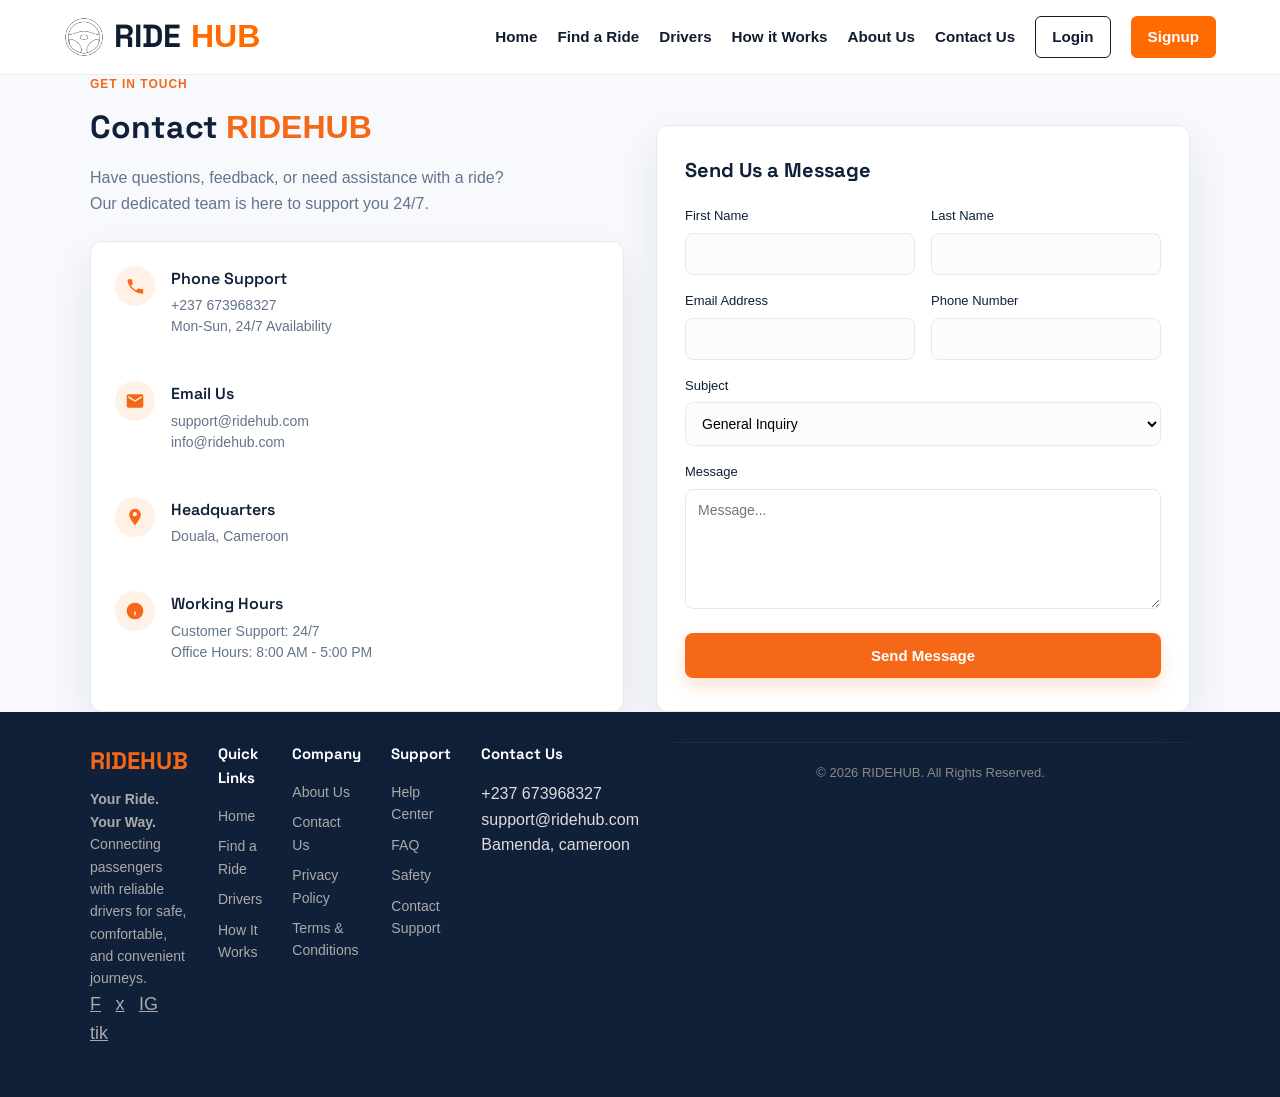
<file: contactus/contactus.html>
<!DOCTYPE html>
<html lang="en">
<head>
<meta charset="UTF-8">
<meta name="viewport" content="width=device-width, initial-scale=1.0">
<title>Contact RIDEHUB</title>
<link rel="stylesheet" href="contactus.css">
<link rel="stylesheet" href="../nav.css">
<link rel="stylesheet" href="../site.css">
<script src="../homepage/script.js" defer></script>
</head>
<body>
     <nav class="nav" id="nav">
        <div class="nav-inner">
         <a href="#" class="ride">
            <img class="ride-image" src="/homepage/image/image5.jpg" alt="image5">
            RIDE <span style="color:#ff6b00;">HUB</span>
         </a>
         <div class="nav-links">
            <a href="/homepage/Index.html" class="active">Home</a>
            <a href="/find a ride/find a ride.html">Find a Ride</a>
            <a href="/Driver/driver.html">Drivers</a>
            <a href="/how it works/how it works.html">How it Works</a>
            <a href="/About us/About.html">About Us</a>
            <a href="/contactus/contactus.html">Contact Us</a>
            <a href="/Signinpage/signin.html"><button class="signin" type="button">Login</button></a>
            <a href="/Regpage/regpage.html"><button class="create" type="button">Signup</button></a>
         </div>
          <button class="hamburger" id="hamburger" type="button" aria-label="Open navigation menu" aria-expanded="false">&#9776;</button>
        </div>
    </nav>
  <div class="container">
    <!-- Left Column -->
    <div class="intro">
      <p class="eyebrow">GET IN TOUCH</p>
      <h1>Contact <span>RIDEHUB</span></h1>
      <p>Have questions, feedback, or need assistance with a ride? <br>Our dedicated team is here to support you 24/7.</p>

      <div class="info-card">
        <div class="info-item">
          <div class="icon">
            <!-- Phone -->
            <svg viewBox="0 0 24 24"><path d="M6.62 10.79a15.053 15.053 0 006.59 6.59l2.2-2.2a1 1 0 011.11-.27 11.72 11.72 0 004.37.83 1 1 0 011 1v3.5a1 1 0 01-1 1A19 19 0 013 5a1 1 0 011-1h3.5a1 1 0 011 1 11.72 11.72 0 00.83 4.37 1 1 0 01-.27 1.11z"/></svg>
          </div>
          <div>
            <h3>Phone Support</h3>
            <p>+237 673968327<br>Mon-Sun, 24/7 Availability</p>
          </div>
        </div>

        <div class="info-item">
          <div class="icon">
            <!-- Email -->
            <svg viewBox="0 0 24 24"><path d="M20 4H4a2 2 0 00-2 2v12a2 2 0 002 2h16a2 2 0 002-2V6a2 2 0 00-2-2zm0 4l-8 5L4 8V6l8 5 8-5z"/></svg>
          </div>
          <div>
            <h3>Email Us</h3>
            <p>support@ridehub.com<br>info@ridehub.com</p>
          </div>
        </div>

        <div class="info-item">
          <div class="icon">
            <!-- Location -->
            <svg viewBox="0 0 24 24"><path d="M12 2a7 7 0 00-7 7c0 5.25 7 13 7 13s7-7.75 7-13a7 7 0 00-7-7zm0 9.5A2.5 2.5 0 0112 6a2.5 2.5 0 010 5z"/></svg>
          </div>
          <div>
            <h3>Headquarters</h3>
            <p>Douala, Cameroon</p>
          </div>
        </div>

        <div class="info-item">
          <div class="icon">
            <!-- Clock -->
            <svg viewBox="0 0 24 24"><path d="M12 2a10 10 0 1010 10A10 10 0 0012 2zm1 15h-2V12l5.25 3.15.75-1.23L13 11z"/></svg>
          </div>
          <div>
            <h3>Working Hours</h3>
            <p>Customer Support: 24/7<br>Office Hours: 8:00 AM - 5:00 PM</p>
          </div>
        </div>
      </div>
    </div>

    <!-- Right Column -->
    <div class="form-card">
      <h2>Send Us a Message</h2>
      <form>
        <div class="form-grid">
          <div class="form-group">
            <label for="first">First Name</label>
            <input type="text" id="first" name="first" required>
          </div>
          <div class="form-group">
            <label for="last">Last Name</label>
            <input type="text" id="last" name="last" required>
          </div>
          <div class="form-group">
            <label for="email">Email Address</label>
            <input type="email" id="email" name="email" required>
          </div>
          <div class="form-group">
            <label for="phone">Phone Number</label>
            <input type="tel" id="phone" name="phone">
          </div>
          <div class="form-group full">
            <label for="subject">Subject</label>
            <select id="subject" name="subject">
              <option>General Inquiry</option>
              <option>Ride Support</option>
              <option>Driver Registration</option>
              <option>Feedback</option>
            </select>
          </div>
          <div class="form-group full">
            <label for="message">Message</label>
            <textarea id="message" name="message" placeholder="Message..."></textarea>
          </div>
          <button type="submit" class="btn">Send Message</button>
        </div>
      </form>
    </div>
  </div>
 <footer>
    <div class="container">
      <div class="footer-grid">
        <div class="footer-brand">
          <h2>RIDEHUB</h2>
          <p><strong>Your Ride. Your Way.</strong></p>
          <p>Connecting passengers with reliable drivers for safe, comfortable, and convenient journeys.</p>
          <div class="socials">
            <a href="#">F</a>
            <a href="#">x</a>
            <a href="#">IG</a>
            <a href="#">tik</a>
          </div>
        </div>
        <div class="footer-col">
          <h4>Quick Links</h4>
          <a href="/homepage/Index.html">Home</a>
          <a href="/find a ride/find a ride.html">Find a Ride</a>
          <a href="#">Drivers</a>
          <a href="/how it works/how it works.html">How It Works</a>
        </div>
        <div class="footer-col">
          <h4>Company</h4>
          <a href="/Regpage/regpage.html">About Us</a>
          <a href="/contactus/contactus.html">Contact Us</a>
          <a href="#">Privacy Policy</a>
          <a href="#">Terms & Conditions</a>
        </div>
        <div class="footer-col">
          <h4>Support</h4>
          <a href="/contactus/contactus.html">Help Center</a>
          <a href="#">FAQ</a>
          <a href="#">Safety</a>
          <a href="/contactus/contactus.html">Contact Support</a>
        </div>
        <div class="footer-col">
          <h4>Contact Us</h4>
          <p> +237 673968327</p>
          <p>support@ridehub.com</p>
          <p> Bamenda, cameroon</p>
        </div>
      </div>
      <div class="copyright">
        © 2026 RIDEHUB. All Rights Reserved.
      </div>
    </div>
  </footer>

</body>
</html>
</body>
</html>
</file>
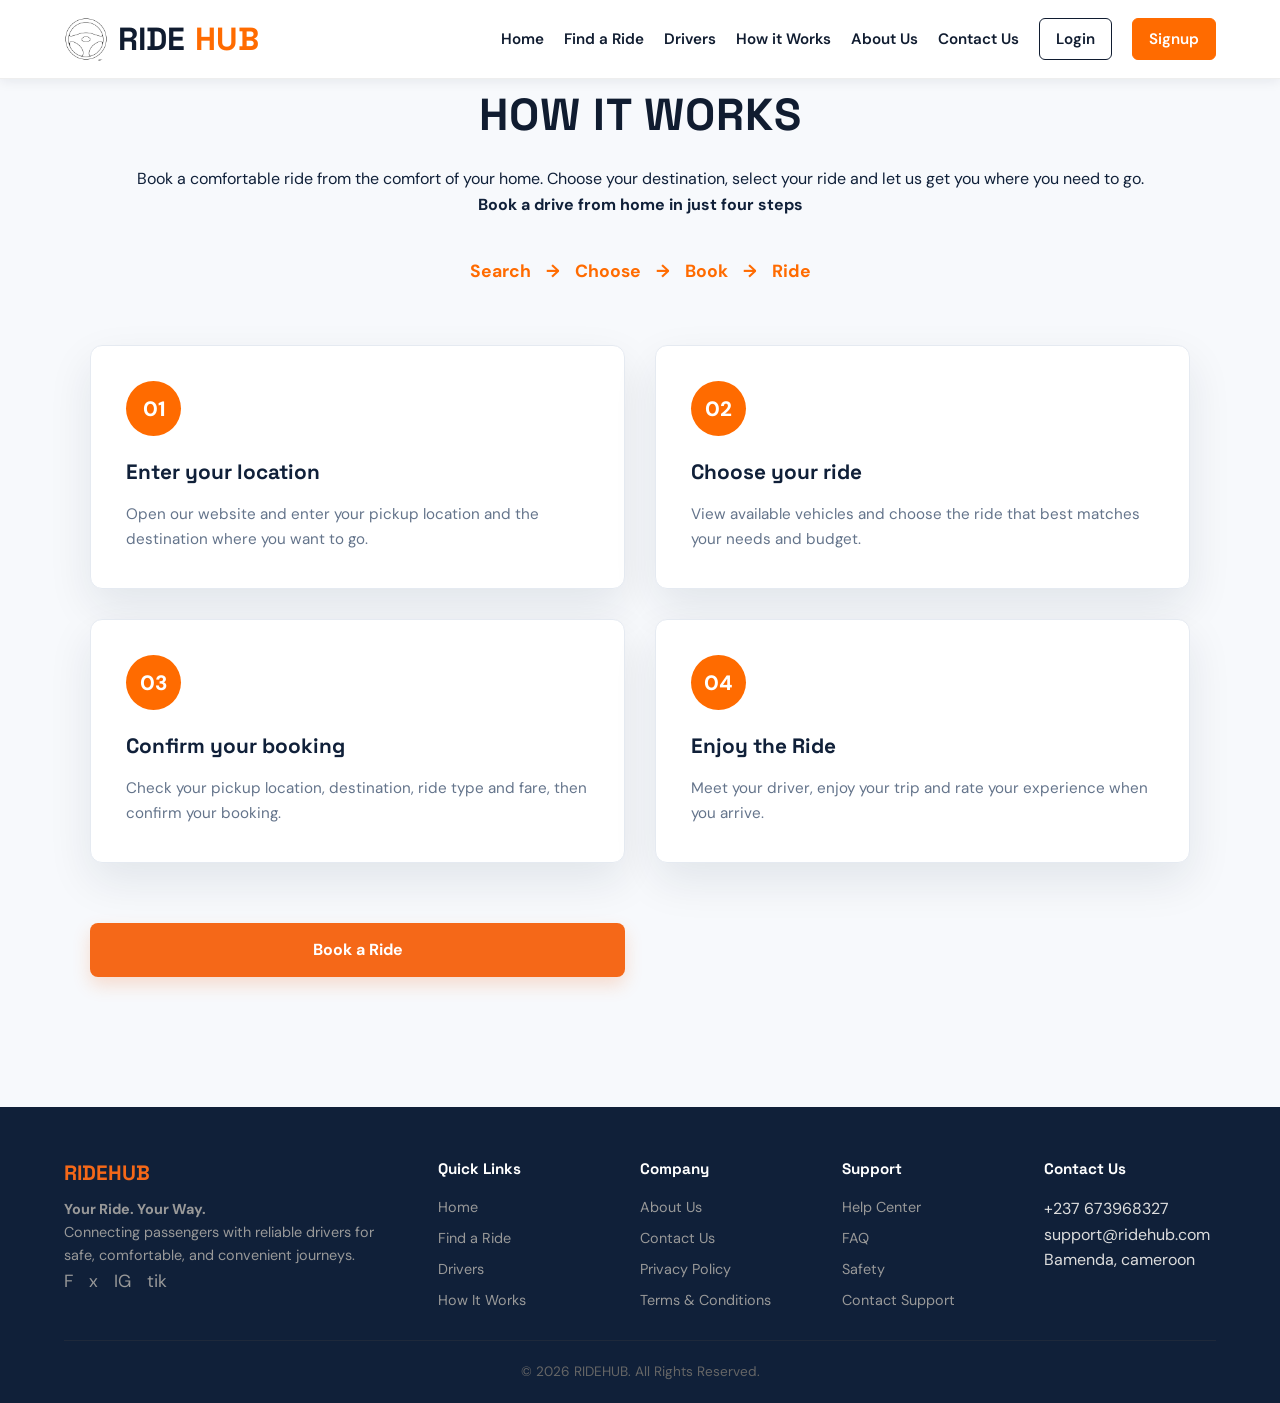
<file: how it works/how it works.html>
<!DOCTYPE html>
<html lang="en">
<head>
    <meta charset="UTF-8">
    <meta name="viewport" content="width=device-width, initial-scale=1.0">
    <title>How it works</title>
    <link rel="stylesheet" href="how it works.css">
    <link rel="stylesheet" href="../nav.css">
    <link rel="stylesheet" href="../site.css">
    <script src="../homepage/script.js" defer></script>
</head>
<body>
     <nav class="nav" id="nav">
        <div class="nav-inner">
         <a href="#" class="ride">
            <img class="ride-image" src="/homepage/image/image5.jpg" alt="image5">
            RIDE <span style="color:#ff6b00;">HUB</span>
         </a>
         <div class="nav-links">
            <a href="/homepage/Index.html">Home</a>
            <a href="/find a ride/find a ride.html">Find a Ride</a>
            <a href="/Driver/driver.html">Drivers</a>
            <a href="/how it works/how it works.html">How it Works</a>
            <a href="/About us/About.html">About Us</a>
            <a href="/contactus/contactus.html">Contact Us</a>
            <a href="/Signinpage/signin.html"><button class="signin" type="button">Login</button></a>
            <a href="/Regpage/regpage.html"><button class="create" type="button">Signup</button></a>
         </div>
          <button class="hamburger" id="hamburger" type="button" aria-label="Open navigation menu" aria-expanded="false">&#9776;</button>
        </div>
    </nav>
    <section class="How-it-works">
        <div class="How-it-works">
           <center>
            <h1>HOW IT WORKS</h1>
            <p>
                Book a comfortable ride from the comfort of your home.
                Choose your destination, select your ride and let us
                get you where you need to go.
            </p>
            </center>
        </div>
        <div class="four">
            <p><strong>Book a drive from home in just four steps</strong></p>      
        <ol class="four-steps">
            <li>Search</li>
            <li>Choose</li>
            <li>Book</li>
            <li>Ride</li>
        </ol>
        </div>
        <div class="steps-container">
            <div class="step-card">
                <div class="step-number">
                    01
                </div>
                <h3>Enter your location</h3>
                <p>
                    Open our website and enter your pickup location
                    and the destination where you want to go.
                </p>
            </div>
            <div class="step-card">
                <div class="step-number">
                 02
                </div>
                <h3>Choose your ride</h3>
                <p>
                    View available vehicles and choose the ride
                    that best matches your needs and budget.
                </p>
            </div>
            <div class="step-card">
                <div class="step-number">
                    03
                </div>
                <h3>Confirm your booking</h3>
                <p>
                    Check your pickup location, destination,
                    ride type and fare, then confirm your booking.
                </p>
                </div>
            <div class="step-card">
                <div class="step-number">
                    04
                </div>
                <h3>Enjoy the Ride</h3>
                <p>
                    Meet your driver, enjoy your trip and rate
                    your experience when you arrive.
                </p>
            </div>
        <a href="/find a ride/find a ride.html" class="cta-btn">
            Book a Ride </a>
    </section>
     <footer>
    <div class="container">
      <div class="footer-grid">
        <div class="footer-brand">
          <h2>RIDEHUB</h2>
          <p><strong>Your Ride. Your Way.</strong></p>
          <p>Connecting passengers with reliable drivers for safe, comfortable, and convenient journeys.</p>
          <div class="socials">
            <a href="#">F</a>
            <a href="#">x</a>
            <a href="#">IG</a>
            <a href="#">tik</a>
          </div>
        </div>
        <div class="footer-col">
          <h4>Quick Links</h4>
          <a href="/homepage/Index.html">Home</a>
          <a href="/find a ride/find a ride.html">Find a Ride</a>
          <a href="#">Drivers</a>
          <a href="/how it works/how it works.html">How It Works</a>
        </div>
        <div class="footer-col">
          <h4>Company</h4>
          <a href="/About us/About.html">About Us</a>
          <a href="/contactus/contactus.html">Contact Us</a>
          <a href="#">Privacy Policy</a>
          <a href="#">Terms & Conditions</a>
        </div>
        <div class="footer-col">
          <h4>Support</h4>
          <a href="/contactus/contactus.html">Help Center</a>
          <a href="#">FAQ</a>
          <a href="#">Safety</a>
          <a href="/contactus/contactus.html">Contact Support</a>
        </div>
        <div class="footer-col">
          <h4>Contact Us</h4>
          <p> +237 673968327</p>
          <p>support@ridehub.com</p>
          <p> Bamenda, cameroon</p>
        </div>
      </div>
      <div class="copyright">
        © 2026 RIDEHUB. All Rights Reserved.
      </div>
    </div>
  </footer>
</body>
</html>
</file>
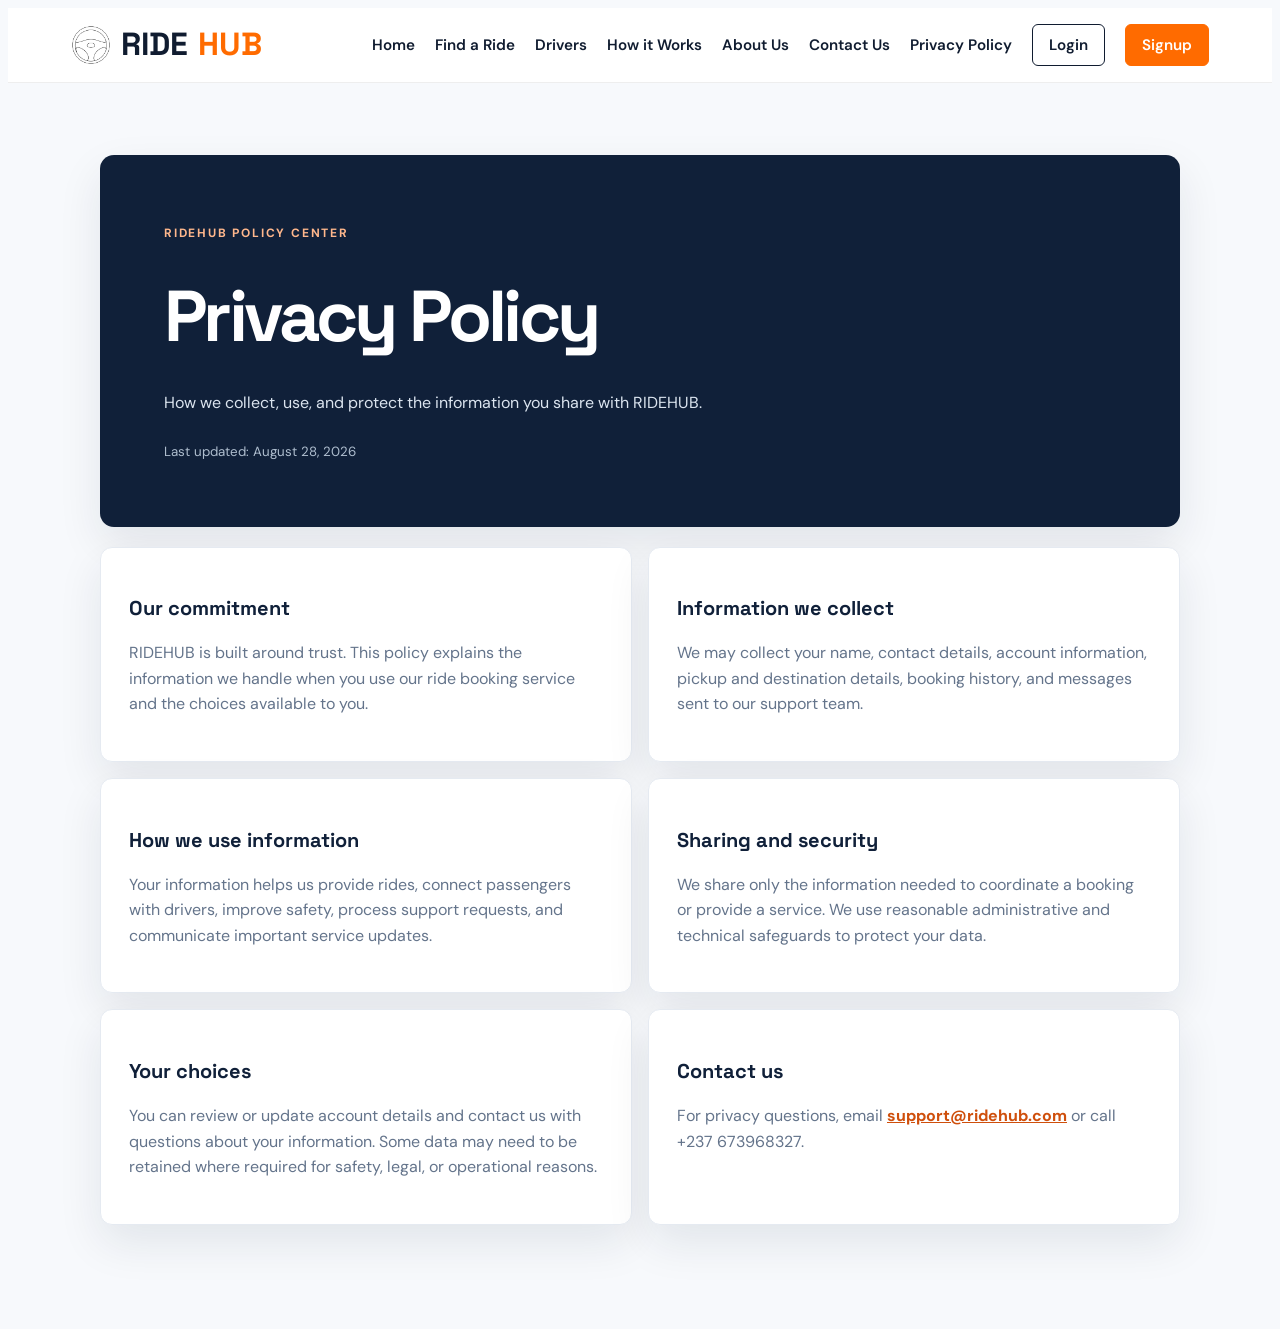
<file: privacy policy/privacy.html>
<!DOCTYPE html>
<html lang="en">
<head>
	<meta charset="UTF-8">
	<meta name="viewport" content="width=device-width, initial-scale=1.0">
	<title>Privacy Policy | RIDEHUB</title>
	<link rel="stylesheet" href="privacy.css">
	<link rel="stylesheet" href="../nav.css">
	<link rel="stylesheet" href="../site.css">
	<script src="../homepage/script.js" defer></script>
</head>
<body>
	<nav class="nav" id="nav">
		<div class="nav-inner">
			<a href="/homepage/Index.html" class="ride">
				<img class="ride-image" src="/homepage/image/image5.jpg" alt="RIDEHUB">
				RIDE <span style="color:#ff6b00;">HUB</span>
			</a>
			<div class="nav-links">
				<a href="/homepage/Index.html">Home</a>
				<a href="/find a ride/find a ride.html">Find a Ride</a>
				<a href="/Driver/driver.html">Drivers</a>
				<a href="/how it works/how it works.html">How it Works</a>
				<a href="/About us/About.html">About Us</a>
				<a href="/contactus/contactus.html">Contact Us</a>
				<a href="/privacy policy/privacy.html">Privacy Policy</a>
				<a href="/Signinpage/signin.html"><button class="signin" type="button">Login</button></a>
				<a href="/Regpage/regpage.html"><button class="create" type="button">Signup</button></a>
			</div>
			<button class="hamburger" id="hamburger" type="button" aria-label="Open navigation menu" aria-expanded="false">&#9776;</button>
		</div>
	</nav>

	<main class="privacy-page">
		<header class="privacy-hero">
			<span>RIDEHUB POLICY CENTER</span>
			<h1>Privacy Policy</h1>
			<p>How we collect, use, and protect the information you share with RIDEHUB.</p>
			<small>Last updated: August 28, 2026</small>
		</header>
		<div class="privacy-content">
			<article>
				<h2>Our commitment</h2>
				<p>RIDEHUB is built around trust. This policy explains the information we handle when you use our ride booking service and the choices available to you.</p>
			</article>
			<article>
				<h2>Information we collect</h2>
				<p>We may collect your name, contact details, account information, pickup and destination details, booking history, and messages sent to our support team.</p>
			</article>
			<article>
				<h2>How we use information</h2>
				<p>Your information helps us provide rides, connect passengers with drivers, improve safety, process support requests, and communicate important service updates.</p>
			</article>
			<article>
				<h2>Sharing and security</h2>
				<p>We share only the information needed to coordinate a booking or provide a service. We use reasonable administrative and technical safeguards to protect your data.</p>
			</article>
			<article>
				<h2>Your choices</h2>
				<p>You can review or update account details and contact us with questions about your information. Some data may need to be retained where required for safety, legal, or operational reasons.</p>
			</article>
			<article>
				<h2>Contact us</h2>
				<p>For privacy questions, email <a href="mailto:support@ridehub.com">support@ridehub.com</a> or call +237 673968327.</p>
			</article>
		</div>
	</main>
</body>
</html>
</file>
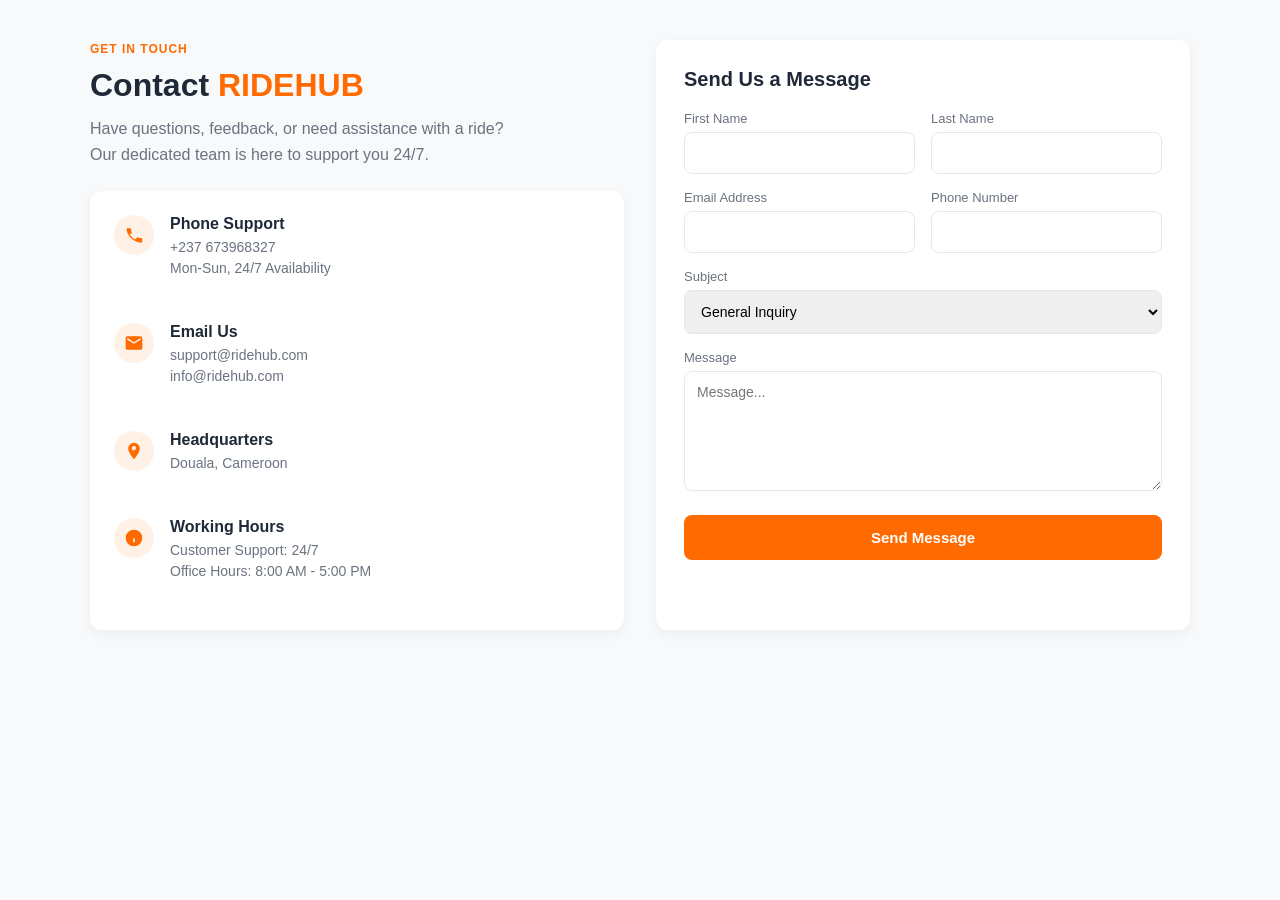
<file: About us/Contact us/contact.html>
<!DOCTYPE html>
<html lang="en">
<head>
<meta charset="UTF-8">
<meta name="viewport" content="width=device-width, initial-scale=1.0">
<title>Contact RIDEHUB</title>
<link rel="stylesheet" href="contact.css">
</head>
<body>
  <div class="container">
    <!-- Left Column -->
    <div class="intro">
      <p class="eyebrow">GET IN TOUCH</p>
      <h1>Contact <span>RIDEHUB</span></h1>
      <p>Have questions, feedback, or need assistance with a ride? <br>Our dedicated team is here to support you 24/7.</p>

      <div class="info-card">
        <div class="info-item">
          <div class="icon">
            <!-- Phone -->
            <svg viewBox="0 0 24 24"><path d="M6.62 10.79a15.053 15.053 0 006.59 6.59l2.2-2.2a1 1 0 011.11-.27 11.72 11.72 0 004.37.83 1 1 0 011 1v3.5a1 1 0 01-1 1A19 19 0 013 5a1 1 0 011-1h3.5a1 1 0 011 1 11.72 11.72 0 00.83 4.37 1 1 0 01-.27 1.11z"/></svg>
          </div>
          <div>
            <h3>Phone Support</h3>
            <p>+237 673968327<br>Mon-Sun, 24/7 Availability</p>
          </div>
        </div>

        <div class="info-item">
          <div class="icon">
            <!-- Email -->
            <svg viewBox="0 0 24 24"><path d="M20 4H4a2 2 0 00-2 2v12a2 2 0 002 2h16a2 2 0 002-2V6a2 2 0 00-2-2zm0 4l-8 5L4 8V6l8 5 8-5z"/></svg>
          </div>
          <div>
            <h3>Email Us</h3>
            <p>support@ridehub.com<br>info@ridehub.com</p>
          </div>
        </div>

        <div class="info-item">
          <div class="icon">
            <!-- Location -->
            <svg viewBox="0 0 24 24"><path d="M12 2a7 7 0 00-7 7c0 5.25 7 13 7 13s7-7.75 7-13a7 7 0 00-7-7zm0 9.5A2.5 2.5 0 0112 6a2.5 2.5 0 010 5z"/></svg>
          </div>
          <div>
            <h3>Headquarters</h3>
            <p>Douala, Cameroon</p>
          </div>
        </div>

        <div class="info-item">
          <div class="icon">
            <!-- Clock -->
            <svg viewBox="0 0 24 24"><path d="M12 2a10 10 0 1010 10A10 10 0 0012 2zm1 15h-2V12l5.25 3.15.75-1.23L13 11z"/></svg>
          </div>
          <div>
            <h3>Working Hours</h3>
            <p>Customer Support: 24/7<br>Office Hours: 8:00 AM - 5:00 PM</p>
          </div>
        </div>
      </div>
    </div>

    <!-- Right Column -->
    <div class="form-card">
      <h2>Send Us a Message</h2>
      <form>
        <div class="form-grid">
          <div class="form-group">
            <label for="first">First Name</label>
            <input type="text" id="first" name="first" required>
          </div>
          <div class="form-group">
            <label for="last">Last Name</label>
            <input type="text" id="last" name="last" required>
          </div>
          <div class="form-group">
            <label for="email">Email Address</label>
            <input type="email" id="email" name="email" required>
          </div>
          <div class="form-group">
            <label for="phone">Phone Number</label>
            <input type="tel" id="phone" name="phone">
          </div>
          <div class="form-group full">
            <label for="subject">Subject</label>
            <select id="subject" name="subject">
              <option>General Inquiry</option>
              <option>Ride Support</option>
              <option>Driver Registration</option>
              <option>Feedback</option>
            </select>
          </div>
          <div class="form-group full">
            <label for="message">Message</label>
            <textarea id="message" name="message" placeholder="Message..."></textarea>
          </div>
          <button type="submit" class="btn">Send Message</button>
        </div>
      </form>
    </div>
  </div>

</body>
</html>
</file>
<file: contactus/contactus.css>
:root{
    --orange: #FF6B00;
    --orange-light: #FFF1E6;
    --text: #1F2937;
    --muted: #6B7280;
    --bg: #F8F9FA;
    --card: #FFFFFF;
    --border: #E5E7EB;
    --radius: 12px;
    --shadow: 0 4px 12px rgba(0,0,0,0.05);
  }

  *{
    box-sizing: border-box; margin:0; padding:0; font-family: -apple-system, BlinkMacSystemFont, "Segoe UI", Roboto, Arial, sans-serif;}

  body{
    background: var(--bg);
    color: var(--text);
  }

.nav{
    position: sticky;
    top: 0;
    z-index: 100;
    background-color:white;
}
.nav-inner{
     width: 100%;
    padding: 3px 5px;
    display: flex;
    align-items: center;
    justify-content: space-between;
}
.ride{
    gap: 10px;
    display: flex;
    align-items: center;
     font-weight: 700;
    font-size: 2.5rem;
    color:#101c30;
    text-decoration: none;
}
.ride .ride-image{
    width: 40px;
    height: 40px;
    object-fit: cover;
    border-radius: 40%;
}
.ride:hover{
    transform: scale(1.3);
}
.nav-links{
    display: flex;
    align-items: center;
    gap: 20px;
}   
.nav-links a{
    color: black;
    font-size: 1.2rem;
    font-weight: 500;
    text-decoration: none;   
}   
.nav-links a:hover{
  border-bottom: 2px solid #ff6b00;
  color: #ff6b00;  
}
.signin{
    padding: 5px 7px 5px 7px;
    border: 1px solid black;
    border-radius: 10px;
    background-color: white;
    transition: 0.4s;
}
.signin:hover{
    transform: scale(1.1);
}
.create{
     padding: 6px 8px 6px 8px;
     border: #ff6b00 ;
    border-radius: 10px;
    color: white;
    background-color: #ff6b00;
    transition: 0.4s;
}
.create:hover{
    transform: scale(1.1);
}
.hero{
    height: 500px;
    background-image: url(../image/image1.jpg);
    background-size: cover;
    display: flex;
    margin-bottom: 5px;
}
.hero-inner{
    margin: 9px;
padding: 8%;
}
.hero-inner h1{
    font-size: 45px;
    color: #000000;
}
.hero-inner p{
    font-size: 23px;
    color:#000000;
}
.hero-section{
    color: #ff6b00;
    font-size: 45px;
}
.get-acc{
    color: white;
     padding: 9px 11px 9px 11px;
    border: 0;
    border-radius: 10px;
    background-color: #ff6b00;
    transition: 0.3s;
}
.get-acc:hover{
    transform: scale(1.2);
} 
  .container{
    max-width: 1100px;
    margin: 0 auto;
    display: grid;
    grid-template-columns: 1fr 1fr;
    gap: 32px;
  }

  /* Left Side */
  .intro .eyebrow{
    color: var(--orange);
    font-size: 12px;
    font-weight: 600;
    letter-spacing: 1px;
    margin-bottom: 8px;
  }
  .intro h1{
    font-size: 32px;
    font-weight: 800;
    margin-bottom: 12px;
  }
  .intro h1 span{
    color: var(--orange);
  }
  .intro p{
    color: var(--muted);
    line-height: 1.6;
    margin-bottom: 24px;
  }

  .info-card{
    background: var(--card);
    border-radius: var(--radius);
    padding: 24px;
    box-shadow: var(--shadow);
    display: flex;
    flex-direction: column;
    gap: 20px;
  }
  .info-item{
    display: flex;
    gap: 16px;
    align-items: flex-start;
  }
  .icon{
    width: 40px;
    height: 40px;
    border-radius: 50%;
    background: var(--orange-light);
    display: flex;
    align-items: center;
    justify-content: center;
    flex-shrink: 0;
  }
  .icon svg{ width: 20px; height: 20px; fill: var(--orange); }
  .info-item h3{
    font-size: 16px;
    font-weight: 600;
    margin-bottom: 4px;
  }
  .info-item p{
    color: var(--muted);
    font-size: 14px;
    line-height: 1.5;
  }

  /* Right Side Form */
  .form-card{
    margin-top: 50px;
    background: var(--card);
    border-radius: var(--radius);
    padding: 28px;
    box-shadow: var(--shadow);
  }
  .form-card h2{
    font-size: 20px;
    margin-bottom: 20px;
  }
  .form-grid{
    display: grid;
    grid-template-columns: 1fr 1fr;
    gap: 16px;
  }
  .form-group{
    display: flex;
    flex-direction: column;
    gap: 6px;
  }
  .form-group.full{ grid-column: 1 / -1; }
  label{
    font-size: 13px;
    color: var(--muted);
    font-weight: 500;
  }
  input, select, textarea{
    padding: 12px;
    border: 1px solid var(--border);
    border-radius: 8px;
    font-size: 14px;
    outline: none;
    transition: border 0.2s;
  }
  input:focus, select:focus, textarea:focus{
    border-color: var(--orange);
  }
  textarea{ resize: vertical; min-height: 120px; }
  .btn{
    grid-column: 1 / -1;
    background: var(--orange);
    color: white;
    border: none;
    padding: 14px;
    border-radius: 8px;
    font-size: 15px;
    font-weight: 600;
    cursor: pointer;
    margin-top: 8px;
    transition: opacity 0.2s;
  }
  .btn:hover{ opacity: 0.9; }
  footer { 
   background: #0d1b2a; 
   color: #ddd; 
   padding: 30px 0 20px; 
  }
  .footer-grid { 
   display: grid; 
   grid-template-columns: 2fr 1fr 1fr 1fr 1fr; 
   gap: 30px; 
   margin-bottom: 30px;
 }
  .footer-brand h2 {
    color: #f97316;
     margin-bottom: 8px;
    }
  .footer-brand p {
    font-size: 14px;
     color: #aaa; 
   }
  .footer-col h4 { 
   color: #fff; 
   margin-bottom: 15px;
    font-size: 15px;
 }
  .footer-col a { 
   display: block; 
   color: #aaa; 
   text-decoration: none; 
   margin-bottom: 8px; 
   font-size: 14px;
 }
  .footer-col a:hover {
    color: #f97316;
    }
  .socials a { 
   display: inline-block; 
   margin-right: 10px; 
   font-size: 18px; 
   color: #aaa;
 }
  .copyright { 
   text-align: center; 
   padding-top: 20px; 
   border-top: 1px solid #1e293b; 
   font-size: 13px; 
   color: #888;
 }

@media (max-width: 768px) {
    body > .container {
        width: 100%;
        max-width: 100%;
        padding: 40px 20px;
        margin: 0;
        display: flex;
        flex-direction: column;
        gap: 35px;
    }
    .intro {
        width: 100%;
        text-align: left;
    }
    .intro .eyebrow {
        font-size: 12px;
        letter-spacing: 1px;
        margin-bottom: 10px;
    }
    .intro h1 {
        font-size: 32px;
        line-height: 1.2;
        margin-bottom: 15px;
    }
    .intro > p {
        font-size: 15px;
        line-height: 1.6;
    }
    .info-card {
        width: 100%;
        margin-top: 25px;
        padding: 20px;
    }
    .info-item {
        display: flex;
        align-items: flex-start;
        gap: 15px;
        margin-bottom: 22px;
    }
    .info-item:last-child {
        margin-bottom: 0;
    }
    .info-item .icon {
        flex-shrink: 0;
    }
    .info-item h3 {
        font-size: 16px;
        margin-bottom: 5px;
    }
    .info-item p {
        font-size: 13px;
        line-height: 1.5;
    }
    .form-card {
        width: 100%;
        padding: 25px 20px;
        box-sizing: border-box;
    }
    .form-card h2 {
        font-size: 24px;
        margin-bottom: 25px;
    }
    .form-grid {
        display: grid;
        grid-template-columns: 1fr;
        gap: 18px;
    }
    .form-group {
        width: 100%;
    }
    .form-group.full {
        grid-column: auto;
    }
    .form-group input,
    .form-group select,
    .form-group textarea {
        width: 100%;
        box-sizing: border-box;
        font-size: 14px;
    }
    .form-group textarea {
        min-height: 140px;
        resize: vertical;
    }
    .btn {
        width: 100%;
        padding: 14px;
        font-size: 15px;
    }
  }
@media (max-width: 480px) {

    body > .container {
        padding: 30px 15px;
        gap: 30px;
    }
    .intro h1 {
        font-size: 28px;
    }
    .intro > p {
        font-size: 14px;
    }
    .info-card {
        padding: 18px 15px;
    }
    .form-card {
        padding: 22px 15px;
    }
    .form-card h2 {
        font-size: 21px;
    }
    .info-item {
        gap: 12px;
    }
    .info-item h3 {
        font-size: 15px;
    }
    .info-item p {
        font-size: 12px;
    }
    .footer-grid{
      display: flex;
      flex-direction: column;
    }
}
</file>
<file: nav.css>
* {
    box-sizing: border-box;
}

.nav {
    position: sticky;
    top: 0;
    z-index: 1000;
    background: #ffffff;
    border-bottom: 1px solid #eeeeee;
}

.nav-inner {
    width: 100%;
    min-height: 74px;
    padding: 10px 5%;
    display: flex;
    align-items: center;
    justify-content: space-between;
    gap: 24px;
}

.ride {
    display: flex;
    align-items: center;
    gap: 10px;
    flex-shrink: 0;
    color: #101c30;
    font-size: 2rem;
    font-weight: 700;
    text-decoration: none;
}

.ride-image {
    display: block;
    width: 40px;
    height: 40px;
    max-width: none;
    object-fit: cover;
    border-radius: 50%;
}

.nav-links {
    display: flex;
    align-items: center;
    justify-content: flex-end;
    gap: 20px;
}

.nav-links a {
    position: relative;
    color: #101c30;
    font-size: 0.95rem;
    font-weight: 600;
    text-decoration: none;
    white-space: nowrap;
}

.nav-links a:hover {
    color: #ff6b00;
}

.nav-links a:not(:has(button)):hover::after {
    content: "";
    position: absolute;
    right: 0;
    bottom: -7px;
    left: 0;
    height: 2px;
    background: #ff6b00;
}

.signin,
.create {
    padding: 8px 16px;
    border-radius: 6px;
    font: inherit;
    cursor: pointer;
}

.signin {
    border: 1px solid #101c30;
    color: #101c30;
    background: #ffffff;
}

.create {
    border: 1px solid #ff6b00;
    color: #ffffff;
    background: #ff6b00;
}

.signin:hover,
.create:hover {
    transform: translateY(-1px);
}

.hamburger {
    display: none;
    padding: 8px;
    border: 0;
    color: #101c30;
    background: transparent;
    font-size: 1.4rem;
    cursor: pointer;
}

@media (max-width: 1000px) {
    .nav-links {
        gap: 12px;
    }

    .nav-links a {
        font-size: 0.85rem;
    }
}

@media (max-width: 770px) {
    .nav-inner {
        min-height: 64px;
        padding: 8px 5%;
    }

    .ride {
        font-size: 1.7rem;
    }

    .ride-image {
        width: 34px;
        height: 34px;
    }

    .nav-links {
        display: none;
        position: absolute;
        top: 64px;
        right: 0;
        left: 0;
        flex-direction: column;
        align-items: stretch;
        gap: 0;
        padding: 12px 5%;
        border-top: 1px solid #eeeeee;
        background: #ffffff;
        box-shadow: 0 5px 10px rgba(0, 0, 0, 0.12);
    }

    .nav-links.open {
        display: flex;
    }

    .nav-links a {
        padding: 10px 0;
        text-align: center;
    }

    .nav-links a:not(:has(button)):hover::after {
        display: none;
    }

    .nav-links button {
        width: 100%;
    }

    .hamburger {
        display: block;
    }
}
</file>
<file: site.css>
@import url('https://fonts.googleapis.com/css2?family=DM+Sans:wght@400;500;600;700&family=Space+Grotesk:wght@500;600;700&display=swap');

:root {
    --ink: #102039;
    --muted: #64748b;
    --orange: #f56818;
    --orange-dark: #cf4f0c;
    --orange-soft: #fff1e8;
    --surface: #ffffff;
    --canvas: #f7f9fc;
    --line: #e5eaf1;
    --shadow: 0 18px 45px rgba(16, 32, 57, 0.09);
}

html {
    scroll-behavior: smooth;
}

body {
    min-width: 320px;
    color: var(--ink);
    background: var(--canvas);
    font-family: 'DM Sans', sans-serif;
    line-height: 1.6;
}

h1, h2, h3, h4, .ride, .logo {
    font-family: 'Space Grotesk', sans-serif;
}

button, input, select, textarea {
    font-family: inherit;
}

button, a {
    transition: transform 180ms ease, background-color 180ms ease, color 180ms ease, border-color 180ms ease, box-shadow 180ms ease;
}

button:focus-visible, a:focus-visible, input:focus-visible, select:focus-visible, textarea:focus-visible {
    outline: 3px solid rgba(245, 104, 24, 0.3);
    outline-offset: 2px;
}

.nav + * {
    animation: page-enter 500ms ease both;
}

.hero {
    position: relative;
    overflow: hidden;
}

.hero::after {
    content: '';
    position: absolute;
    inset: auto 7% -70px auto;
    width: 220px;
    height: 220px;
    border: 1px solid rgba(245, 104, 24, 0.25);
    border-radius: 50%;
    pointer-events: none;
}

.hero-inner, .hero-text {
    position: relative;
    z-index: 1;
}

body:has(.hero-inner) .hero {
    min-height: min(560px, calc(100vh - 74px));
    align-items: center;
    background-position: center;
}

body:has(.hero-inner) .hero::before {
    content: '';
    position: absolute;
    inset: 0;
    background: linear-gradient(90deg, rgba(255, 255, 255, 0.92) 0%, rgba(255, 255, 255, 0.72) 42%, rgba(255, 255, 255, 0.05) 78%);
}

body:has(.hero-inner) .hero-inner {
    width: min(620px, 88%);
    margin: 0;
    padding: 8% 0 8% max(6%, calc((100vw - 1180px) / 2));
}

body:has(.hero-inner) .hero-inner p {
    max-width: 500px;
    margin-top: 18px;
}

body:has(.hero-inner) > .get-acc {
    position: relative;
    z-index: 2;
    margin: -30px 0 28px max(6%, calc((100vw - 1180px) / 2));
}

.hero-inner h1, .hero-text h1 {
    font-family: 'Space Grotesk', sans-serif;
    letter-spacing: -0.03em;
}

.get-acc, .transport-btn, .drivers-btn, .start-btn, .cta-btn,
.btn-orange, .btn, .login-button, .signup-button, .search-btn, .view-btn {
    border: 0;
    border-radius: 8px;
    color: #fff;
    background: var(--orange);
    font-weight: 700;
    text-decoration: none;
    box-shadow: 0 8px 18px rgba(245, 104, 24, 0.2);
}

.get-acc:hover, .transport-btn:hover, .drivers-btn:hover, .start-btn:hover,
.cta-btn:hover, .btn-orange:hover, .btn:hover, .login-button:hover,
.signup-button:hover, .search-btn:hover, .view-btn:hover {
    background: var(--orange-dark);
    transform: translateY(-2px);
}

.more-info, .luxury, .start {
    gap: clamp(32px, 6vw, 84px);
    padding: clamp(56px, 8vw, 100px) max(6%, calc((100% - 1180px) / 2));
    background: var(--surface);
}

.more-info:nth-of-type(even), .start {
    background: var(--canvas);
}

.more, .exclusive, .start-up {
    max-width: 560px;
}

.more h1, .more h2, .exclusive h2, .start-up h2 {
    color: var(--ink);
    letter-spacing: -0.03em;
}

.more p, .exclusive p, .start-up p {
    color: var(--muted);
}

.image2-container, .luxury > div:last-child, .start > div:last-child {
    flex: 1;
    min-width: 0;
}

.hero-image, .luxury-image, .start-image {
    display: block;
    width: 100%;
    height: 360px;
    object-fit: cover;
    border-radius: 14px;
    box-shadow: var(--shadow);
}

.why-ridehub, .How-it-works {
    background: var(--canvas);
}

.why-ridehub {
    padding: clamp(56px, 8vw, 100px) max(6%, calc((100% - 1180px) / 2));
}

.why-header {
    margin-bottom: 36px;
}

.why-header h2, .why-header h4 {
    color: var(--ink);
}

.why-features {
    display: grid;
    grid-template-columns: repeat(5, 1fr);
    gap: 16px;
}

.why-card, .step-card, .main-block, .filter, .info-card, .form-card,
.login-box, .signup-box {
    border: 1px solid var(--line);
    border-radius: 12px;
    background: var(--surface);
    box-shadow: var(--shadow);
}

.why-card {
    min-height: 190px;
    padding: 24px;
}

.why-card:hover, .step-card:hover {
    transform: translateY(-5px);
    border-color: rgba(245, 104, 24, 0.45);
}

.why-card h3, .step-card h3 {
    color: var(--ink);
}

.why-card p, .step-card p {
    color: var(--muted);
}

.page {
    min-height: calc(100vh - 74px);
    padding: clamp(36px, 6vw, 72px) 20px;
    background: var(--canvas);
}

.container {
    width: min(1180px, 100%);
    margin-inline: auto;
}

.main-block, .filter {
    padding: clamp(22px, 3vw, 32px);
}

.header h1, .filter-top h3 {
    color: var(--ink);
}

.header p, .field label, .f-group > label {
    color: var(--muted);
}

.box, .price-row input, .search-field input, .form-group input, .form-group select, textarea {
    border-color: var(--line);
    border-radius: 8px;
}

.box:focus-within, .price-row input:focus, .search-field input:focus, .form-group input:focus, .form-group select:focus, textarea:focus {
    border-color: var(--orange);
    box-shadow: 0 0 0 3px rgba(245, 104, 24, 0.12);
}

footer {
    background: var(--ink);
}

.footer-brand h2, .footer-col a:hover {
    color: var(--orange);
}

.footer-col a, .footer-brand p {
    transition: color 180ms ease;
}

.login-page, .signup-page {
    min-height: calc(100vh - 74px);
    background: var(--canvas);
}

.login-info, .signup-info {
    background: var(--ink);
    box-shadow: var(--shadow);
}

.login-box, .signup-box {
    box-shadow: var(--shadow);
}

.form-header h2, .form-group label, .form-header p {
    color: var(--ink);
}

.form-group input, .form-group select {
    background: #fbfcfe;
}

@keyframes page-enter {
    from { opacity: 0; transform: translateY(10px); }
    to { opacity: 1; transform: translateY(0); }
}

@media (max-width: 900px) {
    .why-features {
        grid-template-columns: repeat(2, 1fr);
    }

    .more-info, .luxury, .start {
        align-items: stretch;
    }
}

@media (max-width: 680px) {
    .more-info, .luxury, .start, .login-page, .signup-page {
        flex-direction: column;
    }

    .more-info, .luxury, .start {
        padding: 54px 6%;
    }

    .hero-image, .luxury-image, .start-image {
        height: 260px;
    }

    body:has(.hero-inner) .hero {
        min-height: 500px;
    }

    body:has(.hero-inner) .hero-inner {
        width: 90%;
        padding: 8% 0 8% 6%;
    }

    body:has(.hero-inner) .hero-inner h1 {
        font-size: clamp(2rem, 9vw, 3rem);
    }

    body:has(.hero-inner) .hero-inner p {
        max-width: 390px;
        font-size: 1rem;
    }

    .why-features {
        grid-template-columns: 1fr;
    }
}
</file>
<file: how it works/how it works.css>
:root {
    --primary: #ff6b00;
    --primary-dark: #d95700;
    --navy: #101c30;
    --text: #263449;
    --muted: #6d7b90;
    --light-bg: #f5f7fb;
    --white: #ffffff;
    --border: #e5e9f0;
    --shadow: 0 12px 30px rgba(16, 28, 48, 0.1);
}

* {
    margin: 0;
    padding: 0;
    box-sizing: border-box;
}

html {
    scroll-behavior: smooth;
}

body {
    min-width: 320px;
    font-family: Arial, Helvetica, sans-serif;
    background: var(--white);
    color: var(--text);
    line-height: 1.6;
}

button,
input,
select {
    font: inherit;
}

button {
    cursor: pointer;
}

a {
    text-decoration: none;
}

img {
    display: block;
    max-width: 100%;
}

/* Navigation */
.nav {
    position: sticky;
    top: 0;
    z-index: 100;
    background: var(--white);
    box-shadow: 0 2px 12px rgba(16, 28, 48, 0.08);
}

.nav-inner {
    width: 100%;
    max-width: 1400px;
    margin: 0 auto;
    padding: 12px 5%;
    display: flex;
    align-items: center;
    justify-content: space-between;
    gap: 20px;
}

.ride {
    display: flex;
    align-items: center;
    gap: 10px;
    font-weight: 700;
    font-size: 1.35rem;
    color: var(--navy);
}

.ride .ride-image {
    width: 44px;
    height: 44px;
    object-fit: cover;
    border-radius: 12px;
    background: var(--primary);
}

.ride:hover {
    color: var(--primary);
}

.nav-links {
    display: flex;
    align-items: center;
    gap: 20px;
    flex: 1;
    justify-content: center;
}

.nav-links a {
    color: var(--navy);
    font-size: 0.95rem;
    font-weight: 600;
    position: relative;
    padding: 8px 0;
}

.nav-links a:hover {
    color: var(--primary);
    border-bottom: 2px solid var(--primary);
}

.signin,
.create {
    border: 0;
    border-radius: 8px;
    padding: 10px 16px;
    font-weight: 700;
    transition: 0.2s ease;
}

.signin {
    color: var(--navy);
    background: transparent;
}

.create {
    color: var(--white);
    background: var(--primary);
}

.signin:hover,
.create:hover {
    transform: translateY(-2px);
    background: var(--primary-dark);
}

.hamburger {
    display: none;
    background: none;
    border: none;
    font-size: 1.6rem;
    color: var(--navy);
    cursor: pointer;
}

/* Hero Section */
.hero {
    min-height: 400px;
    padding: 80px 5%;
    display: flex;
    align-items: center;
    background:
        linear-gradient(rgba(16, 28, 48, 0.6), rgba(16, 28, 48, 0.6)),
        url("https://images.unsplash.com/photo-1449824913935-59a10b8d2000?auto=format&fit=crop&w=1600&q=80") center/cover no-repeat;
    color: var(--white);
}

.hero-inner {
    max-width: 700px;
}

.hero-inner h1 {
    font-size: clamp(2rem, 5vw, 3.2rem);
    margin-bottom: 20px;
    font-weight: 800;
}

.hero-inner p {
    font-size: 1.1rem;
    margin-bottom: 25px;
    color: #e5eaf2;
}

.hero-section {
    color: var(--primary);
}

.get-acc {
    display: inline-block;
    background: var(--primary);
    color: var(--white);
    padding: 13px 28px;
    border: 0;
    border-radius: 8px;
    font-weight: 700;
    font-size: 1rem;
    transition: 0.2s ease;
}

.get-acc:hover {
    background: var(--primary-dark);
    transform: translateY(-2px);
}

/* Main Content */
.How-it-work {
    min-height: 100vh;
    padding: 80px 5%;
    background: var(--light-bg);
}

.How-it-works {
    max-width: 1100px;
    margin: 0 auto;
    text-align: center;
}

.How-it-works h1 {
    font-size: clamp(2rem, 4vw, 2.8rem);
    font-weight: 800;
    letter-spacing: 1px;
    margin-bottom: 15px;
    color: var(--navy);
}

.How-it-works h1 .hero-section {
    color: var(--primary);
}

.How-it-works > p {
    max-width: 700px;
    margin: 0 auto 50px;
    color: var(--muted);
    font-size: 1rem;
    line-height: 1.7;
}

.four-steps {
    display: flex;
    justify-content: center;
    align-items: center;
    gap: 15px;
    list-style: none;
    margin: 40px 0 60px;
    flex-wrap: wrap;
}

.four-steps li {
    font-weight: 700;
    color: var(--primary);
    font-size: 1.1rem;
}

.four-steps li:not(:last-child)::after {
    content: "→";
    margin-left: 15px;
    color: var(--primary);
}

/* Steps Container */
.steps-container {
    max-width: 1100px;
    margin: 0 auto 60px;
    display: grid;
    grid-template-columns: repeat(2, 1fr);
    gap: 30px;
}

.step-card {
    position: relative;
    background: var(--white);
    padding: 35px;
    border: 1px solid var(--border);
    border-radius: 14px;
    min-height: 220px;
    transition: all 0.3s ease;
    box-shadow: 0 5px 18px rgba(16, 28, 48, 0.05);
    text-align: left;
}

.step-card:hover {
    transform: translateY(-8px);
    border-color: var(--primary);
    box-shadow: var(--shadow);
}

.step-number {
    width: 55px;
    height: 55px;
    display: flex;
    justify-content: center;
    align-items: center;
    background: var(--primary);
    color: var(--white);
    border-radius: 50%;
    font-size: 1.3rem;
    font-weight: 800;
    margin-bottom: 20px;
}

.step-card h3 {
    font-size: 1.3rem;
    margin-bottom: 12px;
    color: var(--navy);
}

.step-card p {
    font-size: 0.95rem;
    color: var(--muted);
    line-height: 1.7;
}

.cta-btn {
    display: inline-block;
    background: var(--primary);
    color: var(--white);
    padding: 14px 32px;
    border: 0;
    border-radius: 8px;
    font-size: 1rem;
    font-weight: 700;
    text-decoration: none;
    margin: 30px 0 70px;
    transition: 0.2s ease;
}

.cta-btn:hover {
    background: var(--primary-dark);
    transform: translateY(-2px);
}

/* Footer */
footer {
    background: var(--navy);
    color: #ddd;
    padding: 50px 5% 20px;
}

.footer-grid {
    max-width: 1400px;
    margin: 0 auto 20px;
    display: grid;
    grid-template-columns: 2fr 1fr 1fr 1fr 1fr;
    gap: 30px;
}

.footer-brand h2 {
    color: var(--primary);
    margin-bottom: 8px;
    font-size: 1.3rem;
}

.footer-brand p {
    font-size: 0.9rem;
    color: #999;
}

.footer-col h4 {
    color: var(--white);
    margin-bottom: 15px;
    font-size: 0.95rem;
    font-weight: 700;
}

.footer-col a {
    display: block;
    color: #999;
    text-decoration: none;
    margin-bottom: 8px;
    font-size: 0.9rem;
    transition: 0.2s ease;
}

.footer-col a:hover {
    color: var(--primary);
}

.socials a {
    display: inline-block;
    margin-right: 12px;
    font-size: 1.1rem;
    color: #999;
    transition: 0.2s ease;
}

.socials a:hover {
    color: var(--primary);
}

.copyright {
    max-width: 1400px;
    margin: 0 auto;
    text-align: center;
    padding-top: 20px;
    border-top: 1px solid #1e293b;
    font-size: 0.85rem;
    color: #666;
}

/* Responsive */
@media (max-width: 1024px) {
    .steps-container {
        grid-template-columns: 1fr;
    }

    .footer-grid {
        grid-template-columns: repeat(2, 1fr);
    }
}

@media (max-width: 768px) {
    .hamburger {
        display: block;
        margin-left: auto;
    }

    .nav-inner {
        flex-wrap: wrap;
    }

    .nav-links {
        display: none;
        width: 100%;
        flex-direction: column;
        gap: 8px;
        order: 3;
    }

    .nav-links.open {
        display: flex;
    }

    .hero {
        min-height: 350px;
        padding: 50px 5%;
    }

    .How-it-work {
        padding: 50px 5%;
    }

    .How-it-works h1 {
        font-size: 1.8rem;
    }

    .four-steps {
        flex-direction: column;
        gap: 8px;
    }

    .four-steps li::after {
        content: "↓";
        display: block;
        margin: 8px 0 !important;
    }

    .footer-grid {
        grid-template-columns: 1fr;
    }
}

@media (max-width: 480px) {
    .nav-inner {
        padding: 10px 4%;
    }

    .ride {
        font-size: 1.1rem;
    }

    .nav-links a {
        font-size: 0.9rem;
    }

    .hero-inner h1 {
        font-size: 1.6rem;
    }

    .hero-inner p {
        font-size: 0.95rem;
    }

    .How-it-works h1 {
        font-size: 1.5rem;
    }

    .How-it-works > p {
        font-size: 0.9rem;
    }

    .step-card {
        padding: 24px 18px;
    }

    .step-card h3 {
        font-size: 1.1rem;
    }

    .step-card p {
        font-size: 0.9rem;
    }

    .cta-btn {
        width: 100%;
        text-align: center;
        padding: 12px 0;
    }
}
</file>
<file: privacy policy/privacy.css>
body {
	background: var(--canvas);
}

.privacy-page {
	width: min(1080px, calc(100% - 32px));
	margin: 0 auto;
	padding: 72px 0 96px;
}

.privacy-hero {
	padding: clamp(34px, 6vw, 64px);
	border-radius: 14px;
	color: #fff;
	background: var(--ink);
	box-shadow: var(--shadow);
}

.privacy-hero span {
	color: #ffb78c;
	font-size: 0.75rem;
	font-weight: 700;
	letter-spacing: 0.15em;
}

.privacy-hero h1 {
	margin: 14px 0 12px;
	font-size: clamp(2.4rem, 6vw, 4.5rem);
	letter-spacing: -0.05em;
}

.privacy-hero p {
	max-width: 580px;
	color: #dbe4ef;
}

.privacy-hero small {
	display: block;
	margin-top: 26px;
	color: #aebdce;
}

.privacy-content {
	display: grid;
	grid-template-columns: repeat(2, 1fr);
	gap: 16px;
	margin-top: 20px;
}

.privacy-content article {
	padding: 28px;
	border: 1px solid var(--line);
	border-radius: 12px;
	background: var(--surface);
	box-shadow: var(--shadow);
}

.privacy-content h2 {
	margin-bottom: 12px;
	color: var(--ink);
	font-size: 1.25rem;
}

.privacy-content p {
	color: var(--muted);
}

.privacy-content a {
	color: var(--orange-dark);
	font-weight: 700;
}

@media (max-width: 600px) {
	.privacy-page {
		padding: 40px 0 60px;
	}

	.privacy-content {
		grid-template-columns: 1fr;
	}
}
</file>
<file: About us/Contact us/contact.css>
:root{
    --orange: #FF6B00;
    --orange-light: #FFF1E6;
    --text: #1F2937;
    --muted: #6B7280;
    --bg: #F8F9FA;
    --card: #FFFFFF;
    --border: #E5E7EB;
    --radius: 12px;
    --shadow: 0 4px 12px rgba(0,0,0,0.05);
  }

  *{
    box-sizing: border-box; margin:0; padding:0; font-family: -apple-system, BlinkMacSystemFont, "Segoe UI", Roboto, Arial, sans-serif;}

  body{
    background: var(--bg);
    color: var(--text);
    padding: 40px 20px;
  }

  .container{
    max-width: 1100px;
    margin: 0 auto;
    display: grid;
    grid-template-columns: 1fr 1fr;
    gap: 32px;
  }

  /* Left Side */
  .intro .eyebrow{
    color: var(--orange);
    font-size: 12px;
    font-weight: 600;
    letter-spacing: 1px;
    margin-bottom: 8px;
  }
  .intro h1{
    font-size: 32px;
    font-weight: 800;
    margin-bottom: 12px;
  }
  .intro h1 span{
    color: var(--orange);
  }
  .intro p{
    color: var(--muted);
    line-height: 1.6;
    margin-bottom: 24px;
  }

  .info-card{
    background: var(--card);
    border-radius: var(--radius);
    padding: 24px;
    box-shadow: var(--shadow);
    display: flex;
    flex-direction: column;
    gap: 20px;
  }
  .info-item{
    display: flex;
    gap: 16px;
    align-items: flex-start;
  }
  .icon{
    width: 40px;
    height: 40px;
    border-radius: 50%;
    background: var(--orange-light);
    display: flex;
    align-items: center;
    justify-content: center;
    flex-shrink: 0;
  }
  .icon svg{ width: 20px; height: 20px; fill: var(--orange); }
  .info-item h3{
    font-size: 16px;
    font-weight: 600;
    margin-bottom: 4px;
  }
  .info-item p{
    color: var(--muted);
    font-size: 14px;
    line-height: 1.5;
  }

  /* Right Side Form */
  .form-card{
    background: var(--card);
    border-radius: var(--radius);
    padding: 28px;
    box-shadow: var(--shadow);
  }
  .form-card h2{
    font-size: 20px;
    margin-bottom: 20px;
  }
  .form-grid{
    display: grid;
    grid-template-columns: 1fr 1fr;
    gap: 16px;
  }
  .form-group{
    display: flex;
    flex-direction: column;
    gap: 6px;
  }
  .form-group.full{ grid-column: 1 / -1; }
  label{
    font-size: 13px;
    color: var(--muted);
    font-weight: 500;
  }
  input, select, textarea{
    padding: 12px;
    border: 1px solid var(--border);
    border-radius: 8px;
    font-size: 14px;
    outline: none;
    transition: border 0.2s;
  }
  input:focus, select:focus, textarea:focus{
    border-color: var(--orange);
  }
  textarea{ resize: vertical; min-height: 120px; }
  .btn{
    grid-column: 1 / -1;
    background: var(--orange);
    color: white;
    border: none;
    padding: 14px;
    border-radius: 8px;
    font-size: 15px;
    font-weight: 600;
    cursor: pointer;
    margin-top: 8px;
    transition: opacity 0.2s;
  }
  .btn:hover{ opacity: 0.9; }

  /* Mobile */
  @media (max-width: 900px){
    .container{ grid-template-columns: 1fr; }
    .form-grid{ grid-template-columns: 1fr; }
    .intro h1{ font-size: 28px; }
  }
</file>
